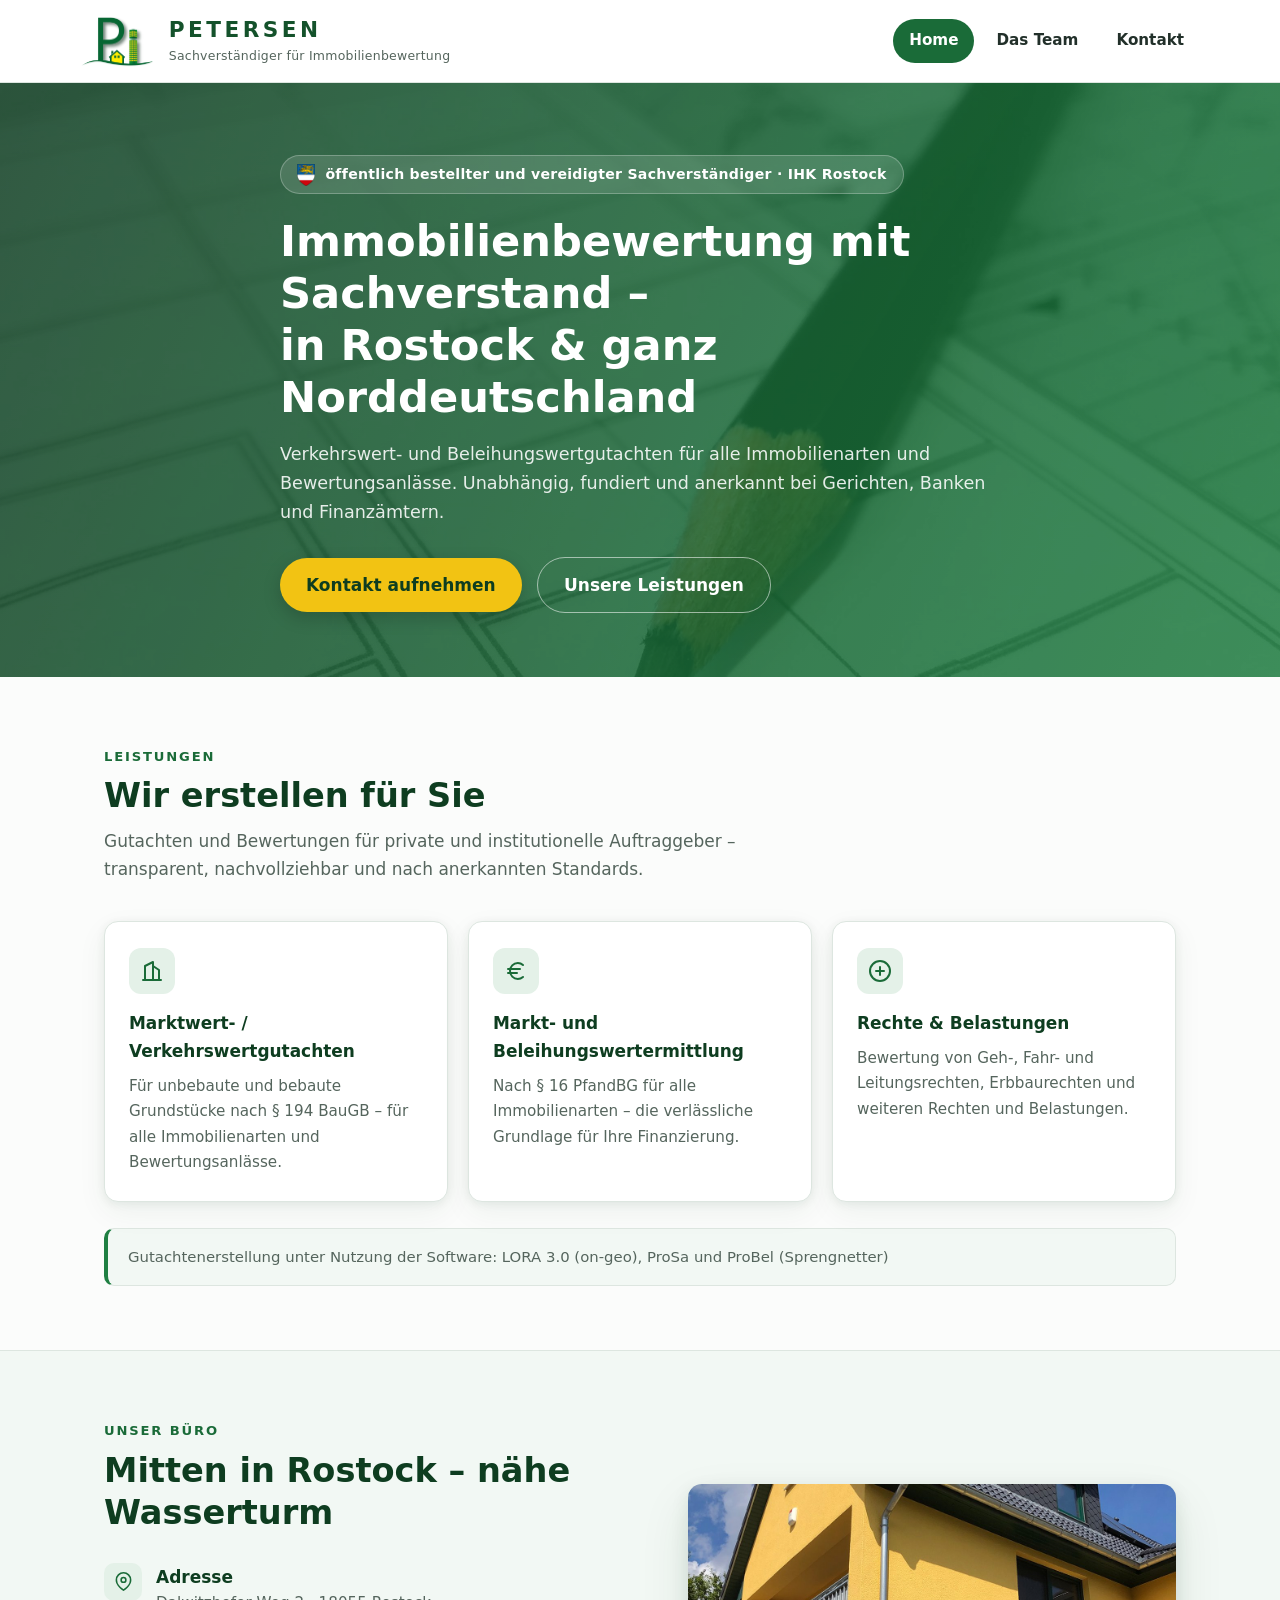
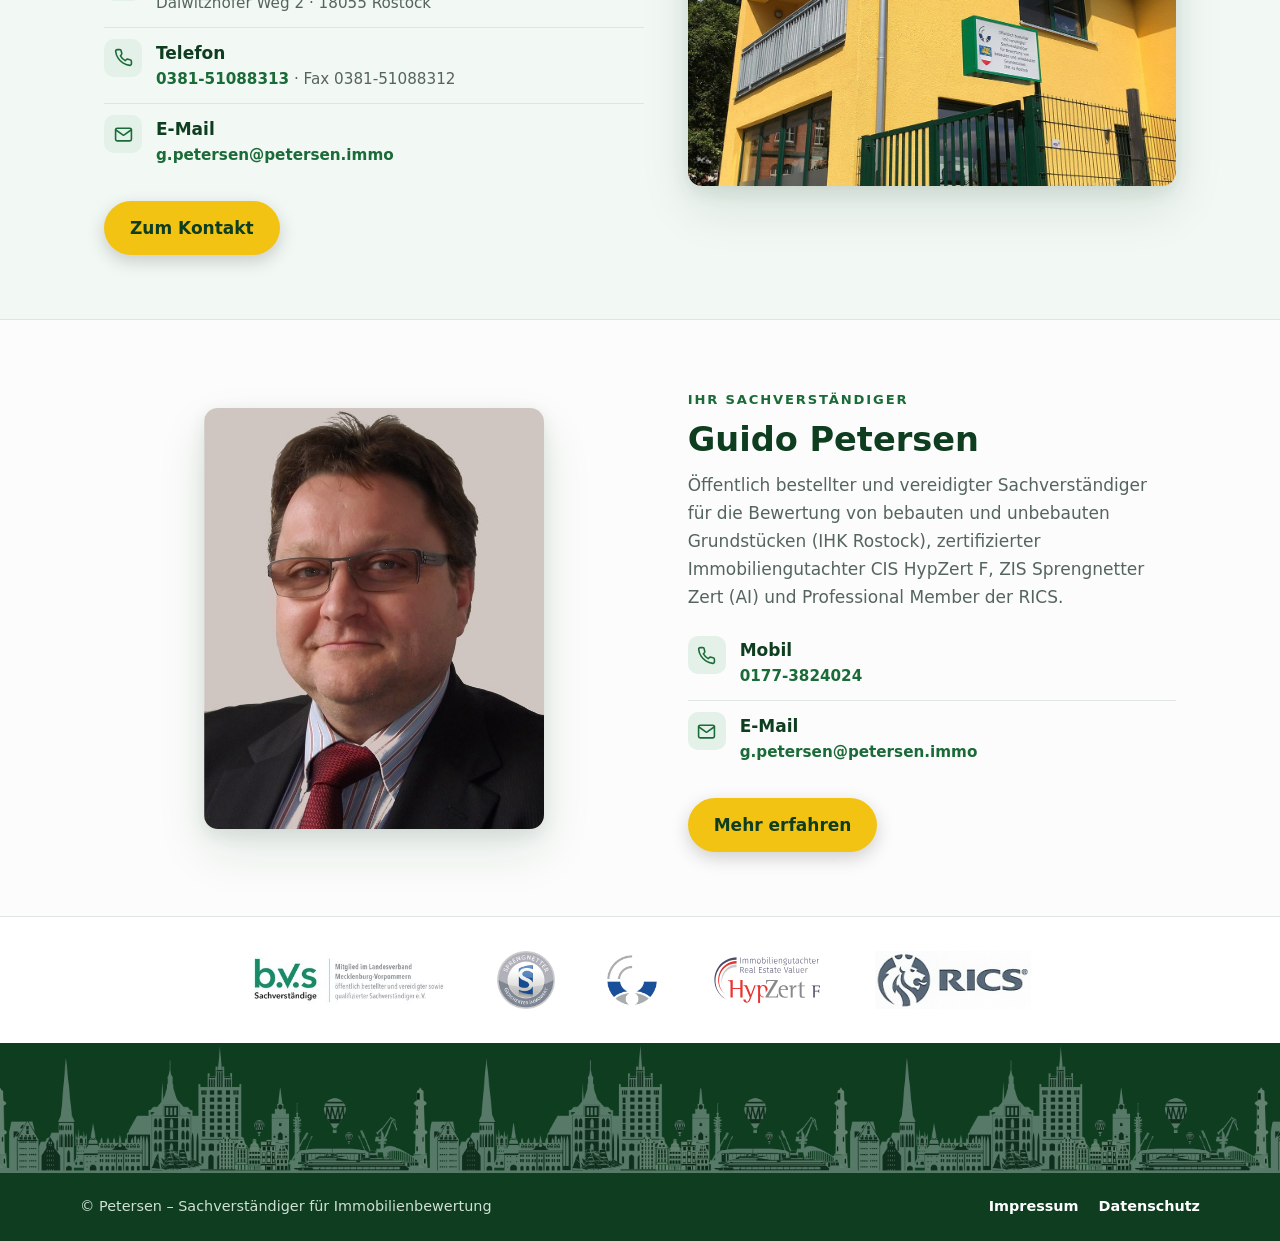
<file: index.html>
<!DOCTYPE html>
<html lang="de">
<head>
<meta charset="utf-8">
<meta name="viewport" content="width=device-width, initial-scale=1">
<title>Petersen – Sachverständiger für Immobilienbewertung in Rostock &amp; MV</title>
<meta name="description" content="Guido Petersen – öffentlich bestellter und vereidigter Sachverständiger (IHK Rostock). Verkehrswert- und Beleihungswertgutachten für alle Immobilienarten in Norddeutschland.">
<link rel="stylesheet" href="style.css">
<link rel="icon" type="image/png" href="assets/logo.png">
</head>
<body>

<header>
  <div class="wrap header-inner">
    <a class="brand" href="index.html">
      <img src="assets/logo.png" alt="Petersen Logo">
      <span class="brand-text">
        <span class="brand-name">PETERSEN</span><br>
        <span class="brand-sub">Sachverständiger für Immobilienbewertung</span>
      </span>
    </a>
    <button class="nav-toggle" aria-label="Menü" onclick="document.getElementById('nav').classList.toggle('open')">☰</button>
    <nav id="nav">
      <ul>
        <li><a href="index.html" class="active">Home</a></li>
        <li><a href="team.html">Das Team</a></li>
        <li><a href="kontakt.html">Kontakt</a></li>
      </ul>
    </nav>
  </div>
</header>

<div class="hero">
  <div class="wrap hero-inner">
    <span class="badge">
      <img src="assets/wappen-rostock.png" alt="Wappen Rostock">
      öffentlich bestellter und vereidigter Sachverständiger · IHK Rostock
    </span>
    <h1>Immobilienbewertung mit Sachverstand –<br>in Rostock &amp; ganz Norddeutschland</h1>
    <p class="lead">Verkehrswert- und Beleihungswertgutachten für alle Immobilienarten und Bewertungsanlässe. Unabhängig, fundiert und anerkannt bei Gerichten, Banken und Finanzämtern.</p>
    <a class="btn btn-primary" href="kontakt.html">Kontakt aufnehmen</a>
    <a class="btn btn-ghost" href="#leistungen">Unsere Leistungen</a>
  </div>
</div>

<section id="leistungen">
  <div class="wrap">
    <div class="section-head">
      <span class="kicker">Leistungen</span>
      <h2>Wir erstellen für Sie</h2>
      <p>Gutachten und Bewertungen für private und institutionelle Auftraggeber – transparent, nachvollziehbar und nach anerkannten Standards.</p>
    </div>
    <div class="cards">
      <div class="card">
        <div class="icon"><svg viewBox="0 0 24 24" fill="none" stroke="currentColor" stroke-width="2" stroke-linecap="round" stroke-linejoin="round"><path d="M3 21h18"/><path d="M5 21V7l8-4v18"/><path d="M19 21V11l-6-4"/></svg></div>
        <h3>Marktwert- / Verkehrswertgutachten</h3>
        <p>Für unbebaute und bebaute Grundstücke nach §&nbsp;194 BauGB – für alle Immobilienarten und Bewertungsanlässe.</p>
      </div>
      <div class="card">
        <div class="icon"><svg viewBox="0 0 24 24" fill="none" stroke="currentColor" stroke-width="2" stroke-linecap="round" stroke-linejoin="round"><path d="M4 10h12"/><path d="M4 14h9"/><path d="M19 6a7.7 7.7 0 0 0-5.2-2A7.9 7.9 0 0 0 6 12c0 4.4 3.5 8 7.8 8 2 0 3.8-.8 5.2-2"/></svg></div>
        <h3>Markt- und Beleihungswertermittlung</h3>
        <p>Nach §&nbsp;16 PfandBG für alle Immobilienarten – die verlässliche Grundlage für Ihre Finanzierung.</p>
      </div>
      <div class="card">
        <div class="icon"><svg viewBox="0 0 24 24" fill="none" stroke="currentColor" stroke-width="2" stroke-linecap="round" stroke-linejoin="round"><circle cx="12" cy="12" r="10"/><path d="M12 8v8"/><path d="M8 12h8"/></svg></div>
        <h3>Rechte &amp; Belastungen</h3>
        <p>Bewertung von Geh-, Fahr- und Leitungsrechten, Erbbaurechten und weiteren Rechten und Belastungen.</p>
      </div>
    </div>
    <p class="note">Gutachtenerstellung unter Nutzung der Software: LORA 3.0 (on-geo), ProSa und ProBel (Sprengnetter)</p>
  </div>
</section>

<section style="background:var(--green-50); border-top:1px solid var(--line); border-bottom:1px solid var(--line);">
  <div class="wrap split">
    <div>
      <span class="kicker">Unser Büro</span>
      <h2>Mitten in Rostock – nähe Wasserturm</h2>
      <ul class="info-list">
        <li>
          <span class="ic"><svg viewBox="0 0 24 24" fill="none" stroke="currentColor" stroke-width="2" stroke-linecap="round" stroke-linejoin="round"><path d="M21 10c0 7-9 13-9 13s-9-6-9-13a9 9 0 0 1 18 0z"/><circle cx="12" cy="10" r="3"/></svg></span>
          <div><b>Adresse</b><span>Dalwitzhofer Weg 2 · 18055 Rostock</span></div>
        </li>
        <li>
          <span class="ic"><svg viewBox="0 0 24 24" fill="none" stroke="currentColor" stroke-width="2" stroke-linecap="round" stroke-linejoin="round"><path d="M22 16.92v3a2 2 0 0 1-2.18 2 19.79 19.79 0 0 1-8.63-3.07 19.5 19.5 0 0 1-6-6 19.79 19.79 0 0 1-3.07-8.67A2 2 0 0 1 4.11 2h3a2 2 0 0 1 2 1.72c.12.9.34 1.78.65 2.63a2 2 0 0 1-.45 2.11L8.09 9.91a16 16 0 0 0 6 6l1.45-1.22a2 2 0 0 1 2.11-.45c.85.31 1.73.53 2.63.65A2 2 0 0 1 22 16.92z"/></svg></span>
          <div><b>Telefon</b><span><a href="tel:+4938151088313">0381-51088313</a> · Fax 0381-51088312</span></div>
        </li>
        <li>
          <span class="ic"><svg viewBox="0 0 24 24" fill="none" stroke="currentColor" stroke-width="2" stroke-linecap="round" stroke-linejoin="round"><path d="M4 4h16c1.1 0 2 .9 2 2v12c0 1.1-.9 2-2 2H4c-1.1 0-2-.9-2-2V6c0-1.1.9-2 2-2z"/><polyline points="22,6 12,13 2,6"/></svg></span>
          <div><b>E-Mail</b><span><a href="mailto:g.petersen@petersen.immo">g.petersen@petersen.immo</a></span></div>
        </li>
      </ul>
      <p style="margin-top:22px;"><a class="btn btn-primary" href="kontakt.html">Zum Kontakt</a></p>
    </div>
    <div class="photo"><img src="assets/buero.jpg" alt="Bürogebäude Dalwitzhofer Weg 2, Rostock"></div>
  </div>
</section>

<section>
  <div class="wrap split">
    <div class="photo" style="max-width:340px; width:100%; margin:0 auto;"><img src="assets/guido-petersen.jpg" alt="Guido Petersen"></div>
    <div>
      <span class="kicker">Ihr Sachverständiger</span>
      <h2>Guido Petersen</h2>
      <p style="color:var(--ink-soft); margin-top:10px;">Öffentlich bestellter und vereidigter Sachverständiger für die Bewertung von bebauten und unbebauten Grundstücken (IHK Rostock), zertifizierter Immobiliengutachter CIS HypZert F, ZIS Sprengnetter Zert (AI) und Professional Member der RICS.</p>
      <ul class="info-list" style="margin-top:14px;">
        <li>
          <span class="ic"><svg viewBox="0 0 24 24" fill="none" stroke="currentColor" stroke-width="2" stroke-linecap="round" stroke-linejoin="round"><path d="M22 16.92v3a2 2 0 0 1-2.18 2 19.79 19.79 0 0 1-8.63-3.07 19.5 19.5 0 0 1-6-6 19.79 19.79 0 0 1-3.07-8.67A2 2 0 0 1 4.11 2h3a2 2 0 0 1 2 1.72c.12.9.34 1.78.65 2.63a2 2 0 0 1-.45 2.11L8.09 9.91a16 16 0 0 0 6 6l1.45-1.22a2 2 0 0 1 2.11-.45c.85.31 1.73.53 2.63.65A2 2 0 0 1 22 16.92z"/></svg></span>
          <div><b>Mobil</b><span><a href="tel:+491773824024">0177-3824024</a></span></div>
        </li>
        <li>
          <span class="ic"><svg viewBox="0 0 24 24" fill="none" stroke="currentColor" stroke-width="2" stroke-linecap="round" stroke-linejoin="round"><path d="M4 4h16c1.1 0 2 .9 2 2v12c0 1.1-.9 2-2 2H4c-1.1 0-2-.9-2-2V6c0-1.1.9-2 2-2z"/><polyline points="22,6 12,13 2,6"/></svg></span>
          <div><b>E-Mail</b><span><a href="mailto:g.petersen@petersen.immo">g.petersen@petersen.immo</a></span></div>
        </li>
      </ul>
      <p style="margin-top:22px;"><a class="btn btn-primary" href="team.html">Mehr erfahren</a></p>
    </div>
  </div>
</section>

<div class="seals">
  <div class="wrap row">
    <img src="assets/logo-bvs.jpg" alt="b.v.s Sachverständige – Mitglied im Landesverband Mecklenburg-Vorpommern">
    <img src="assets/siegel-sprengnetter.png" alt="Sprengnetter – Gesicherter Immowert">
    <img src="assets/siegel-oebuv.png" alt="Siegel öffentlich bestellter und vereidigter Sachverständiger">
    <img src="assets/logo-hypzert-f.svg" alt="Immobiliengutachter HypZert F">
    <img src="assets/logo-rics.png" alt="RICS – Royal Institution of Chartered Surveyors">
  </div>
</div>

<footer>
  <div class="footer-sky" aria-hidden="true"></div>
  <div class="wrap footer-inner">
    <span>© Petersen – Sachverständiger für Immobilienbewertung</span>
    <span class="footer-links">
      <a href="impressum.html">Impressum</a>
      <a href="datenschutz.html">Datenschutz</a>
    </span>
  </div>
</footer>

</body>
</html>
</file>
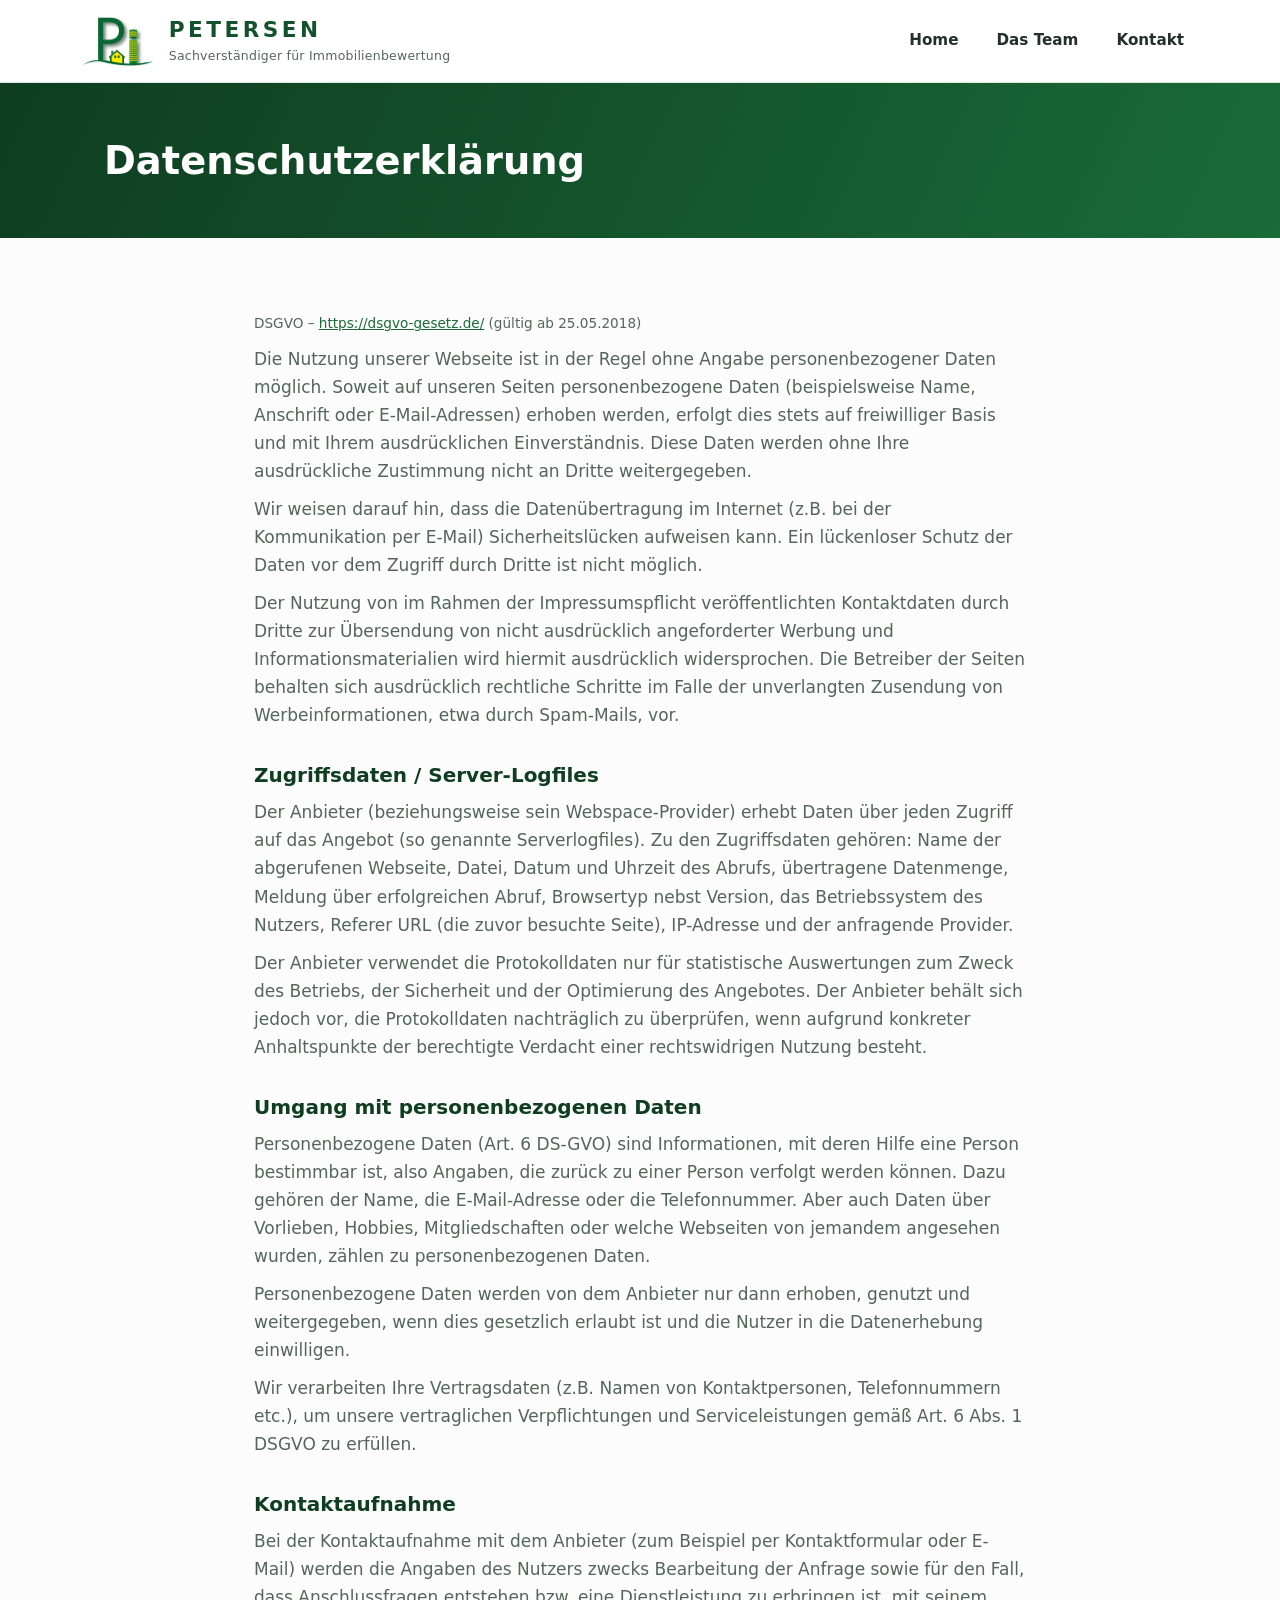
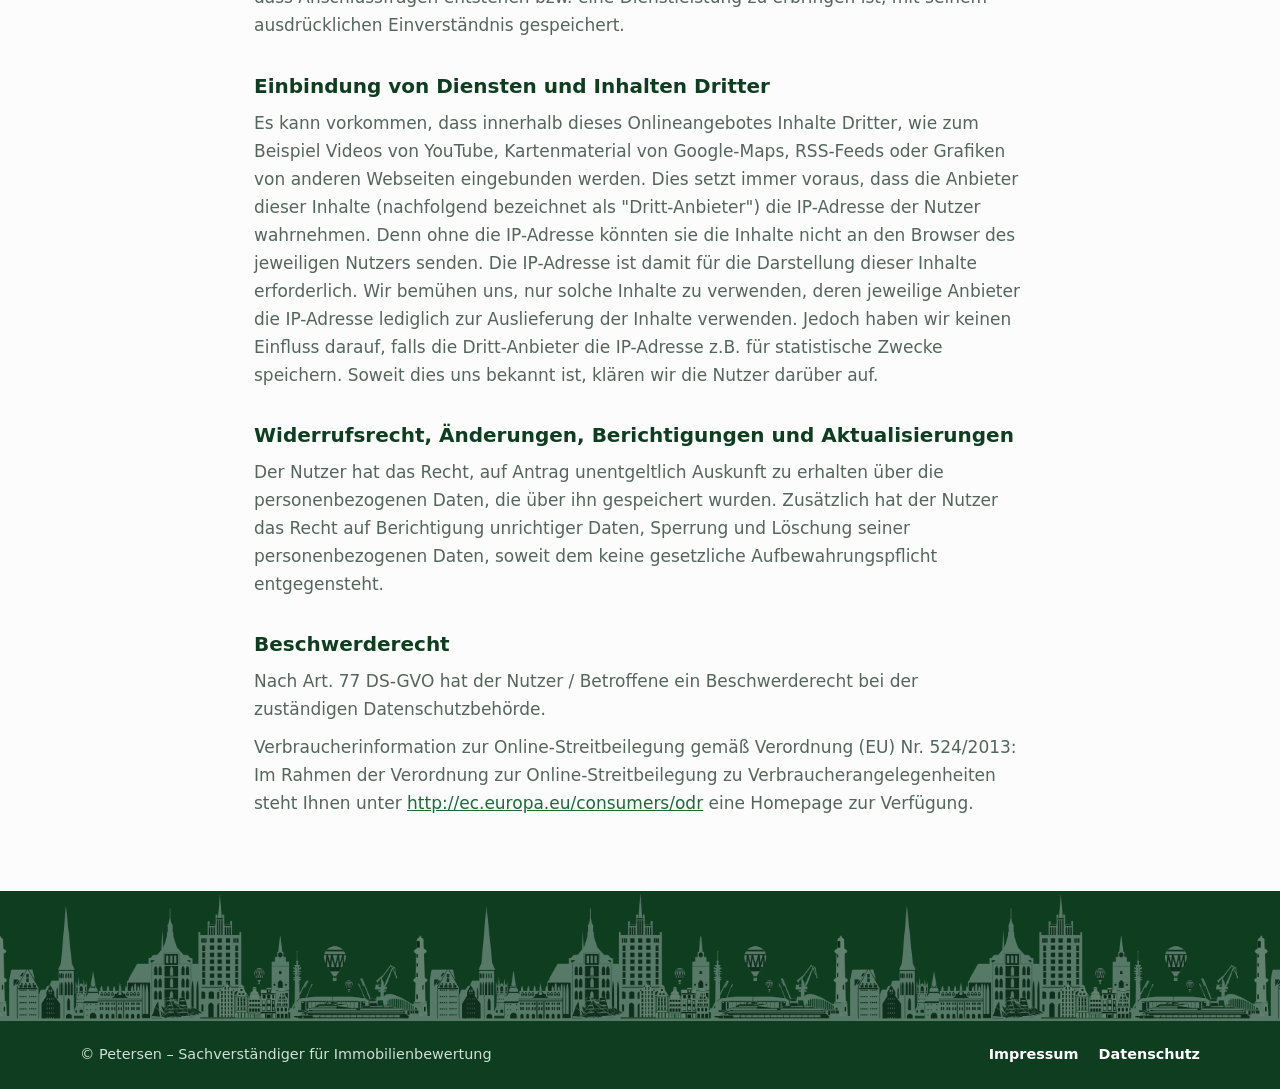
<file: datenschutz.html>
<!DOCTYPE html>
<html lang="de">
<head>
<meta charset="utf-8">
<meta name="viewport" content="width=device-width, initial-scale=1">
<title>Datenschutz – Petersen Immobilienbewertung</title>
<meta name="robots" content="noindex">
<link rel="stylesheet" href="style.css">
<link rel="icon" type="image/png" href="assets/logo.png">
</head>
<body>

<header>
  <div class="wrap header-inner">
    <a class="brand" href="index.html">
      <img src="assets/logo.png" alt="Petersen Logo">
      <span class="brand-text">
        <span class="brand-name">PETERSEN</span><br>
        <span class="brand-sub">Sachverständiger für Immobilienbewertung</span>
      </span>
    </a>
    <button class="nav-toggle" aria-label="Menü" onclick="document.getElementById('nav').classList.toggle('open')">☰</button>
    <nav id="nav">
      <ul>
        <li><a href="index.html">Home</a></li>
        <li><a href="team.html">Das Team</a></li>
        <li><a href="kontakt.html">Kontakt</a></li>
      </ul>
    </nav>
  </div>
</header>

<div class="page-hero">
  <div class="wrap"><h1>Datenschutzerklärung</h1></div>
</div>

<section>
  <div class="wrap legal">
    <p class="updated">DSGVO – <a href="https://dsgvo-gesetz.de/" target="_blank" rel="noopener">https://dsgvo-gesetz.de/</a> (gültig ab 25.05.2018)</p>

    <p>Die Nutzung unserer Webseite ist in der Regel ohne Angabe personenbezogener Daten möglich. Soweit auf unseren Seiten personenbezogene Daten (beispielsweise Name, Anschrift oder E-Mail-Adressen) erhoben werden, erfolgt dies stets auf freiwilliger Basis und mit Ihrem ausdrücklichen Einverständnis. Diese Daten werden ohne Ihre ausdrückliche Zustimmung nicht an Dritte weitergegeben.</p>
    <p>Wir weisen darauf hin, dass die Datenübertragung im Internet (z.B. bei der Kommunikation per E-Mail) Sicherheitslücken aufweisen kann. Ein lückenloser Schutz der Daten vor dem Zugriff durch Dritte ist nicht möglich.</p>
    <p>Der Nutzung von im Rahmen der Impressumspflicht veröffentlichten Kontaktdaten durch Dritte zur Übersendung von nicht ausdrücklich angeforderter Werbung und Informationsmaterialien wird hiermit ausdrücklich widersprochen. Die Betreiber der Seiten behalten sich ausdrücklich rechtliche Schritte im Falle der unverlangten Zusendung von Werbeinformationen, etwa durch Spam-Mails, vor.</p>

    <h2>Zugriffsdaten / Server-Logfiles</h2>
    <p>Der Anbieter (beziehungsweise sein Webspace-Provider) erhebt Daten über jeden Zugriff auf das Angebot (so genannte Serverlogfiles). Zu den Zugriffsdaten gehören: Name der abgerufenen Webseite, Datei, Datum und Uhrzeit des Abrufs, übertragene Datenmenge, Meldung über erfolgreichen Abruf, Browsertyp nebst Version, das Betriebssystem des Nutzers, Referer URL (die zuvor besuchte Seite), IP-Adresse und der anfragende Provider.</p>
    <p>Der Anbieter verwendet die Protokolldaten nur für statistische Auswertungen zum Zweck des Betriebs, der Sicherheit und der Optimierung des Angebotes. Der Anbieter behält sich jedoch vor, die Protokolldaten nachträglich zu überprüfen, wenn aufgrund konkreter Anhaltspunkte der berechtigte Verdacht einer rechtswidrigen Nutzung besteht.</p>

    <h2>Umgang mit personenbezogenen Daten</h2>
    <p>Personenbezogene Daten (Art. 6 DS-GVO) sind Informationen, mit deren Hilfe eine Person bestimmbar ist, also Angaben, die zurück zu einer Person verfolgt werden können. Dazu gehören der Name, die E-Mail-Adresse oder die Telefonnummer. Aber auch Daten über Vorlieben, Hobbies, Mitgliedschaften oder welche Webseiten von jemandem angesehen wurden, zählen zu personenbezogenen Daten.</p>
    <p>Personenbezogene Daten werden von dem Anbieter nur dann erhoben, genutzt und weitergegeben, wenn dies gesetzlich erlaubt ist und die Nutzer in die Datenerhebung einwilligen.</p>
    <p>Wir verarbeiten Ihre Vertragsdaten (z.B. Namen von Kontaktpersonen, Telefonnummern etc.), um unsere vertraglichen Verpflichtungen und Serviceleistungen gemäß Art. 6 Abs. 1 DSGVO zu erfüllen.</p>

    <h2>Kontaktaufnahme</h2>
    <p>Bei der Kontaktaufnahme mit dem Anbieter (zum Beispiel per Kontaktformular oder E-Mail) werden die Angaben des Nutzers zwecks Bearbeitung der Anfrage sowie für den Fall, dass Anschlussfragen entstehen bzw. eine Dienstleistung zu erbringen ist, mit seinem ausdrücklichen Einverständnis gespeichert.</p>

    <h2>Einbindung von Diensten und Inhalten Dritter</h2>
    <p>Es kann vorkommen, dass innerhalb dieses Onlineangebotes Inhalte Dritter, wie zum Beispiel Videos von YouTube, Kartenmaterial von Google-Maps, RSS-Feeds oder Grafiken von anderen Webseiten eingebunden werden. Dies setzt immer voraus, dass die Anbieter dieser Inhalte (nachfolgend bezeichnet als "Dritt-Anbieter") die IP-Adresse der Nutzer wahrnehmen. Denn ohne die IP-Adresse könnten sie die Inhalte nicht an den Browser des jeweiligen Nutzers senden. Die IP-Adresse ist damit für die Darstellung dieser Inhalte erforderlich. Wir bemühen uns, nur solche Inhalte zu verwenden, deren jeweilige Anbieter die IP-Adresse lediglich zur Auslieferung der Inhalte verwenden. Jedoch haben wir keinen Einfluss darauf, falls die Dritt-Anbieter die IP-Adresse z.B. für statistische Zwecke speichern. Soweit dies uns bekannt ist, klären wir die Nutzer darüber auf.</p>

    <h2>Widerrufsrecht, Änderungen, Berichtigungen und Aktualisierungen</h2>
    <p>Der Nutzer hat das Recht, auf Antrag unentgeltlich Auskunft zu erhalten über die personenbezogenen Daten, die über ihn gespeichert wurden. Zusätzlich hat der Nutzer das Recht auf Berichtigung unrichtiger Daten, Sperrung und Löschung seiner personenbezogenen Daten, soweit dem keine gesetzliche Aufbewahrungspflicht entgegensteht.</p>

    <h2>Beschwerderecht</h2>
    <p>Nach Art. 77 DS-GVO hat der Nutzer / Betroffene ein Beschwerderecht bei der zuständigen Datenschutzbehörde.</p>
    <p>Verbraucherinformation zur Online-Streitbeilegung gemäß Verordnung (EU) Nr. 524/2013: Im Rahmen der Verordnung zur Online-Streitbeilegung zu Verbraucherangelegenheiten steht Ihnen unter <a href="http://ec.europa.eu/consumers/odr" target="_blank" rel="noopener">http://ec.europa.eu/consumers/odr</a> eine Homepage zur Verfügung.</p>
  </div>
</section>

<footer>
  <div class="footer-sky" aria-hidden="true"></div>
  <div class="wrap footer-inner">
    <span>© Petersen – Sachverständiger für Immobilienbewertung</span>
    <span class="footer-links">
      <a href="impressum.html">Impressum</a>
      <a href="datenschutz.html">Datenschutz</a>
    </span>
  </div>
</footer>

</body>
</html>
</file>
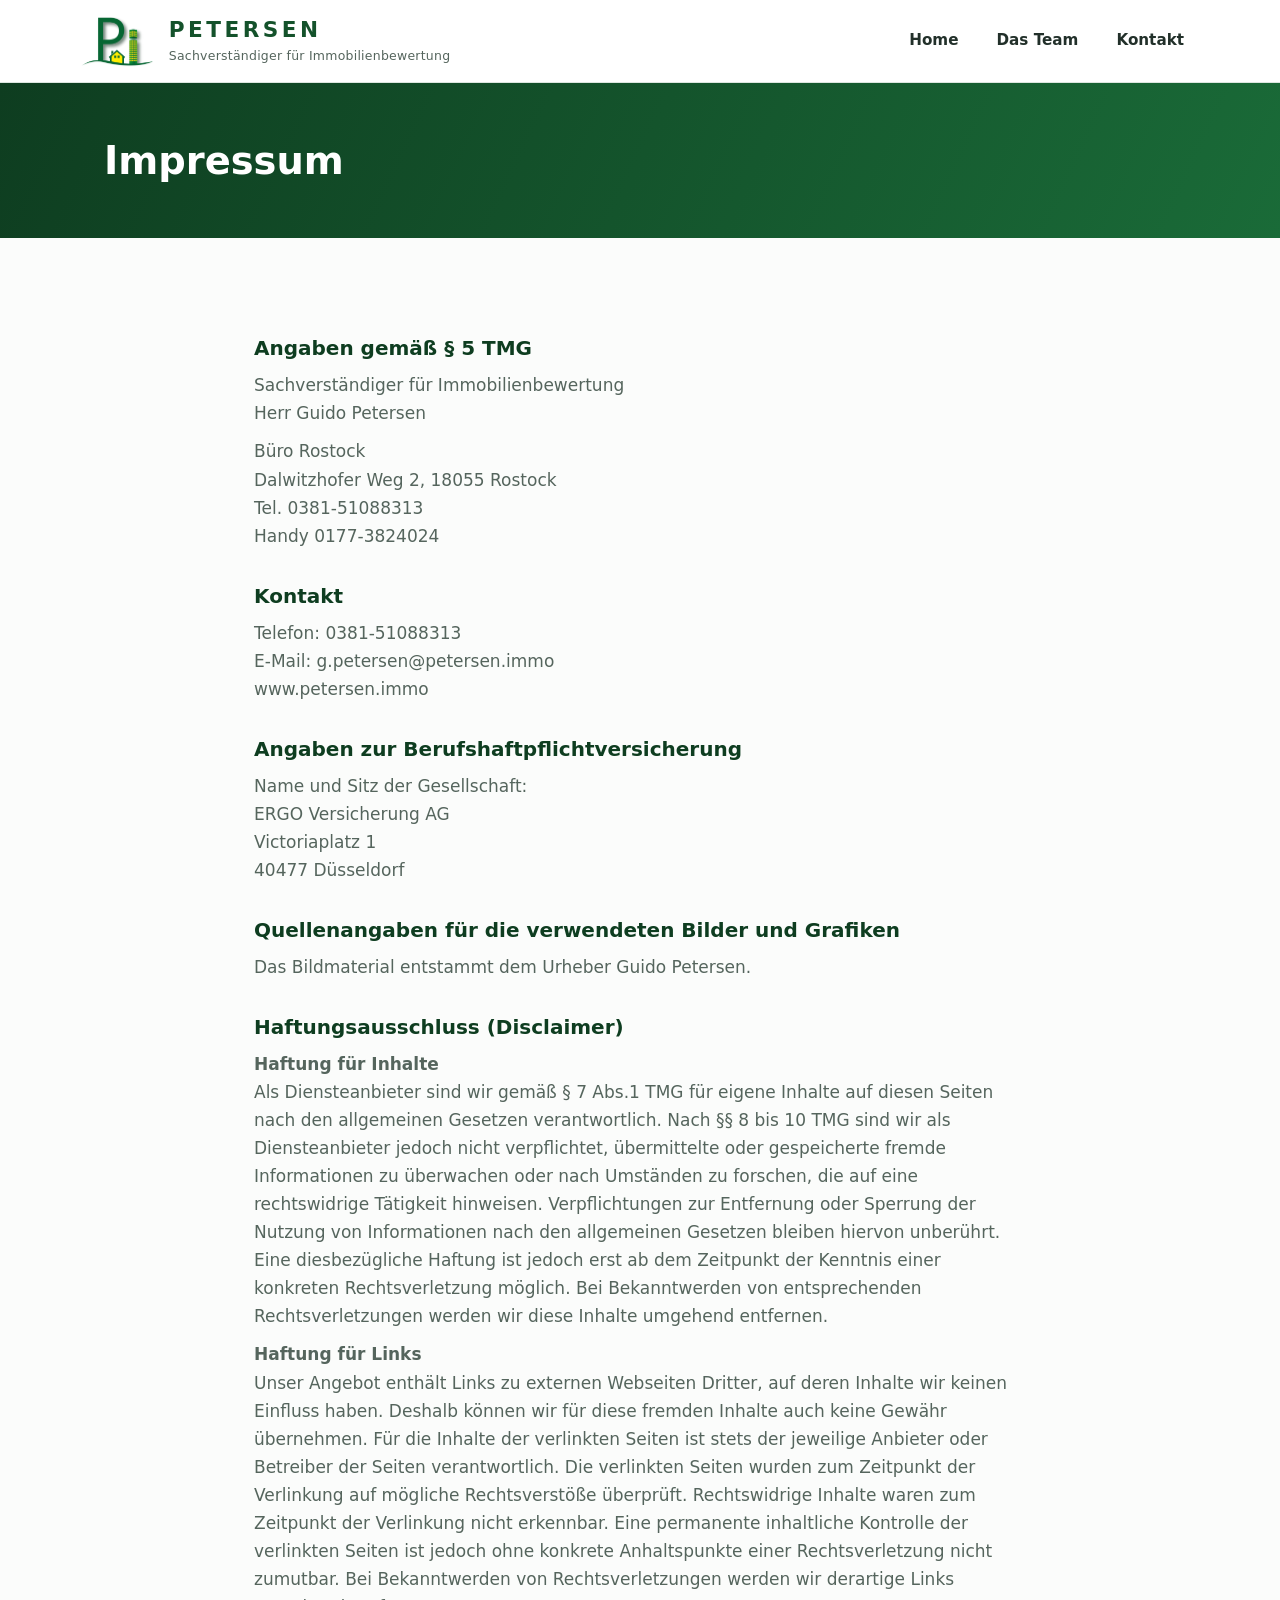
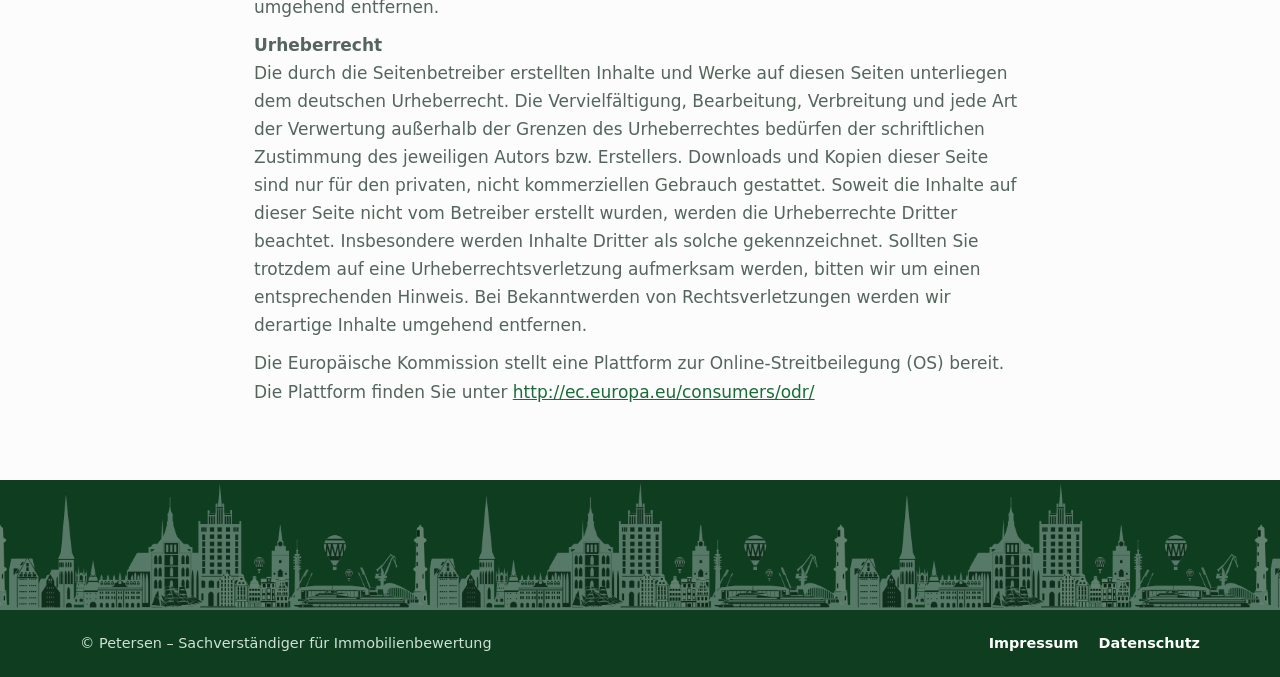
<file: impressum.html>
<!DOCTYPE html>
<html lang="de">
<head>
<meta charset="utf-8">
<meta name="viewport" content="width=device-width, initial-scale=1">
<title>Impressum – Petersen Immobilienbewertung</title>
<meta name="robots" content="noindex">
<link rel="stylesheet" href="style.css">
<link rel="icon" type="image/png" href="assets/logo.png">
</head>
<body>

<header>
  <div class="wrap header-inner">
    <a class="brand" href="index.html">
      <img src="assets/logo.png" alt="Petersen Logo">
      <span class="brand-text">
        <span class="brand-name">PETERSEN</span><br>
        <span class="brand-sub">Sachverständiger für Immobilienbewertung</span>
      </span>
    </a>
    <button class="nav-toggle" aria-label="Menü" onclick="document.getElementById('nav').classList.toggle('open')">☰</button>
    <nav id="nav">
      <ul>
        <li><a href="index.html">Home</a></li>
        <li><a href="team.html">Das Team</a></li>
        <li><a href="kontakt.html">Kontakt</a></li>
      </ul>
    </nav>
  </div>
</header>

<div class="page-hero">
  <div class="wrap"><h1>Impressum</h1></div>
</div>

<section>
  <div class="wrap legal">
    <h2>Angaben gemäß § 5 TMG</h2>
    <p>Sachverständiger für Immobilienbewertung<br>
    Herr Guido Petersen</p>
    <p>Büro Rostock<br>
    Dalwitzhofer Weg 2, 18055 Rostock<br>
    Tel. 0381-51088313<br>
    Handy 0177-3824024</p>

    <h2>Kontakt</h2>
    <p>Telefon: 0381-51088313<br>
    E-Mail: g.petersen@petersen.immo<br>
    www.petersen.immo</p>

    <h2>Angaben zur Berufshaftpflichtversicherung</h2>
    <p>Name und Sitz der Gesellschaft:<br>
    ERGO Versicherung AG<br>
    Victoriaplatz 1<br>
    40477 Düsseldorf</p>

    <h2>Quellenangaben für die verwendeten Bilder und Grafiken</h2>
    <p>Das Bildmaterial entstammt dem Urheber Guido Petersen.</p>

    <h2>Haftungsausschluss (Disclaimer)</h2>
    <p><b>Haftung für Inhalte</b><br>
    Als Diensteanbieter sind wir gemäß § 7 Abs.1 TMG für eigene Inhalte auf diesen Seiten nach den allgemeinen Gesetzen verantwortlich. Nach §§ 8 bis 10 TMG sind wir als Diensteanbieter jedoch nicht verpflichtet, übermittelte oder gespeicherte fremde Informationen zu überwachen oder nach Umständen zu forschen, die auf eine rechtswidrige Tätigkeit hinweisen. Verpflichtungen zur Entfernung oder Sperrung der Nutzung von Informationen nach den allgemeinen Gesetzen bleiben hiervon unberührt. Eine diesbezügliche Haftung ist jedoch erst ab dem Zeitpunkt der Kenntnis einer konkreten Rechtsverletzung möglich. Bei Bekanntwerden von entsprechenden Rechtsverletzungen werden wir diese Inhalte umgehend entfernen.</p>
    <p><b>Haftung für Links</b><br>
    Unser Angebot enthält Links zu externen Webseiten Dritter, auf deren Inhalte wir keinen Einfluss haben. Deshalb können wir für diese fremden Inhalte auch keine Gewähr übernehmen. Für die Inhalte der verlinkten Seiten ist stets der jeweilige Anbieter oder Betreiber der Seiten verantwortlich. Die verlinkten Seiten wurden zum Zeitpunkt der Verlinkung auf mögliche Rechtsverstöße überprüft. Rechtswidrige Inhalte waren zum Zeitpunkt der Verlinkung nicht erkennbar. Eine permanente inhaltliche Kontrolle der verlinkten Seiten ist jedoch ohne konkrete Anhaltspunkte einer Rechtsverletzung nicht zumutbar. Bei Bekanntwerden von Rechtsverletzungen werden wir derartige Links umgehend entfernen.</p>
    <p><b>Urheberrecht</b><br>
    Die durch die Seitenbetreiber erstellten Inhalte und Werke auf diesen Seiten unterliegen dem deutschen Urheberrecht. Die Vervielfältigung, Bearbeitung, Verbreitung und jede Art der Verwertung außerhalb der Grenzen des Urheberrechtes bedürfen der schriftlichen Zustimmung des jeweiligen Autors bzw. Erstellers. Downloads und Kopien dieser Seite sind nur für den privaten, nicht kommerziellen Gebrauch gestattet. Soweit die Inhalte auf dieser Seite nicht vom Betreiber erstellt wurden, werden die Urheberrechte Dritter beachtet. Insbesondere werden Inhalte Dritter als solche gekennzeichnet. Sollten Sie trotzdem auf eine Urheberrechtsverletzung aufmerksam werden, bitten wir um einen entsprechenden Hinweis. Bei Bekanntwerden von Rechtsverletzungen werden wir derartige Inhalte umgehend entfernen.</p>
    <p>Die Europäische Kommission stellt eine Plattform zur Online-Streitbeilegung (OS) bereit.<br>
    Die Plattform finden Sie unter <a href="http://ec.europa.eu/consumers/odr/" target="_blank" rel="noopener">http://ec.europa.eu/consumers/odr/</a></p>
  </div>
</section>

<footer>
  <div class="footer-sky" aria-hidden="true"></div>
  <div class="wrap footer-inner">
    <span>© Petersen – Sachverständiger für Immobilienbewertung</span>
    <span class="footer-links">
      <a href="impressum.html">Impressum</a>
      <a href="datenschutz.html">Datenschutz</a>
    </span>
  </div>
</footer>

</body>
</html>
</file>
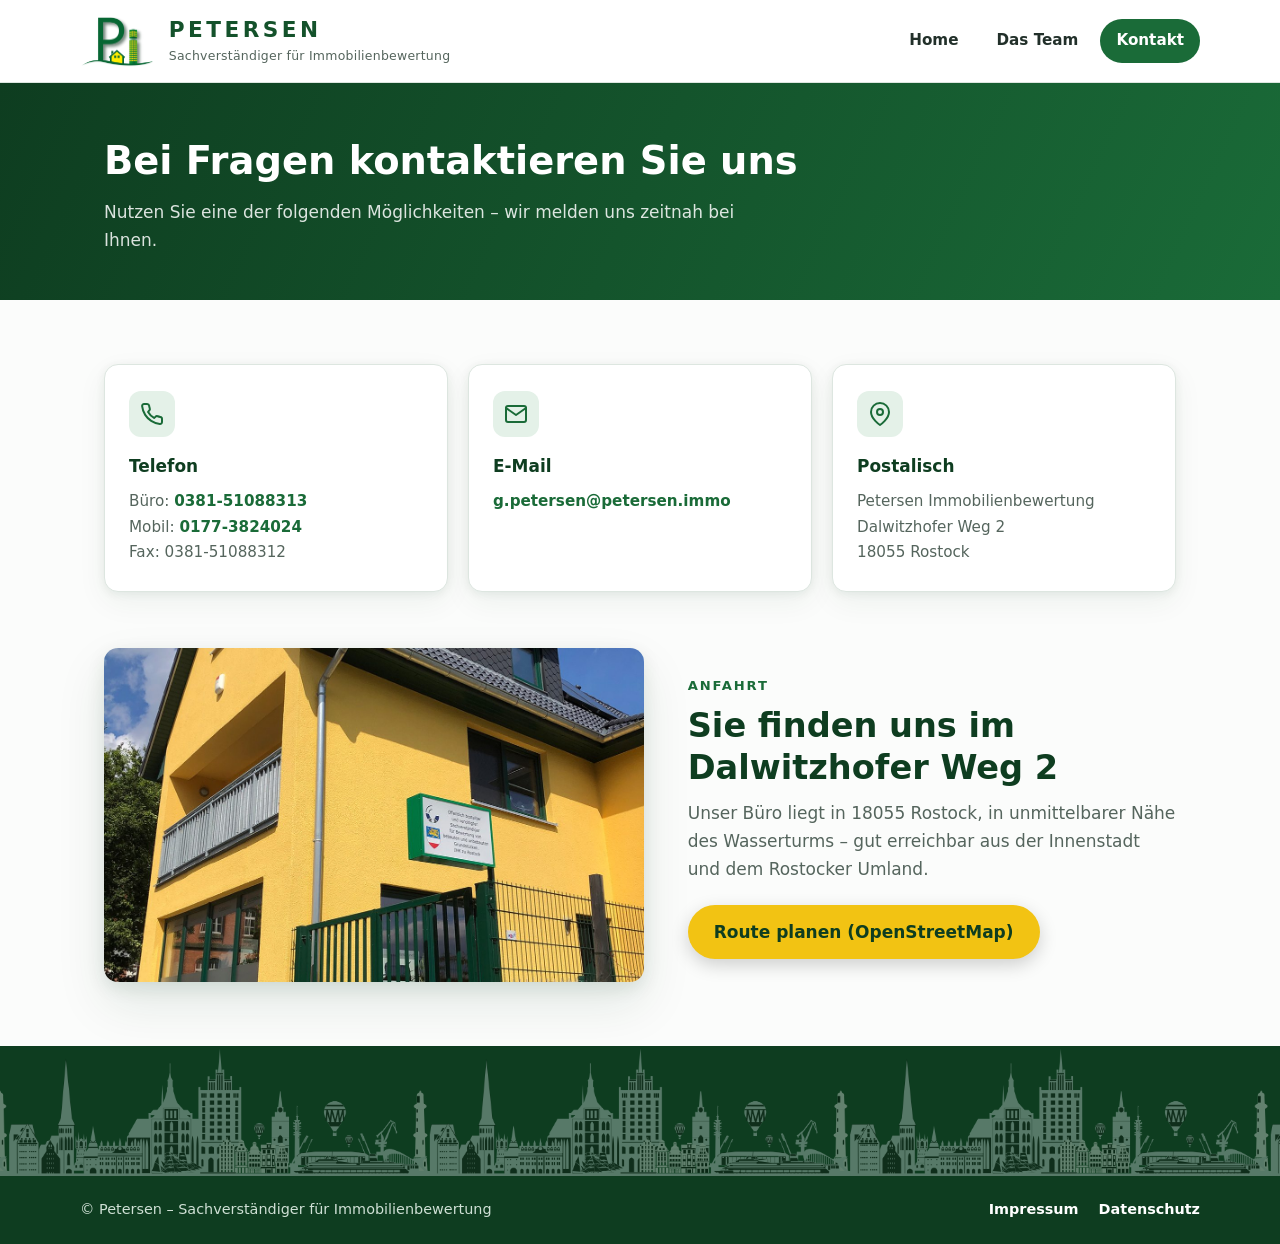
<file: kontakt.html>
<!DOCTYPE html>
<html lang="de">
<head>
<meta charset="utf-8">
<meta name="viewport" content="width=device-width, initial-scale=1">
<title>Kontakt – Petersen Immobilienbewertung</title>
<meta name="description" content="Kontaktieren Sie Petersen Immobilienbewertung in Rostock – telefonisch, per E-Mail oder postalisch.">
<link rel="stylesheet" href="style.css">
<link rel="icon" type="image/png" href="assets/logo.png">
</head>
<body>

<header>
  <div class="wrap header-inner">
    <a class="brand" href="index.html">
      <img src="assets/logo.png" alt="Petersen Logo">
      <span class="brand-text">
        <span class="brand-name">PETERSEN</span><br>
        <span class="brand-sub">Sachverständiger für Immobilienbewertung</span>
      </span>
    </a>
    <button class="nav-toggle" aria-label="Menü" onclick="document.getElementById('nav').classList.toggle('open')">☰</button>
    <nav id="nav">
      <ul>
        <li><a href="index.html">Home</a></li>
        <li><a href="team.html">Das Team</a></li>
        <li><a href="kontakt.html" class="active">Kontakt</a></li>
      </ul>
    </nav>
  </div>
</header>

<div class="page-hero">
  <div class="wrap">
    <h1>Bei Fragen kontaktieren Sie uns</h1>
    <p>Nutzen Sie eine der folgenden Möglichkeiten – wir melden uns zeitnah bei Ihnen.</p>
  </div>
</div>

<section>
  <div class="wrap">
    <div class="contact-grid">
      <div class="card">
        <div class="icon"><svg viewBox="0 0 24 24" fill="none" stroke="currentColor" stroke-width="2" stroke-linecap="round" stroke-linejoin="round"><path d="M22 16.92v3a2 2 0 0 1-2.18 2 19.79 19.79 0 0 1-8.63-3.07 19.5 19.5 0 0 1-6-6 19.79 19.79 0 0 1-3.07-8.67A2 2 0 0 1 4.11 2h3a2 2 0 0 1 2 1.72c.12.9.34 1.78.65 2.63a2 2 0 0 1-.45 2.11L8.09 9.91a16 16 0 0 0 6 6l1.45-1.22a2 2 0 0 1 2.11-.45c.85.31 1.73.53 2.63.65A2 2 0 0 1 22 16.92z"/></svg></div>
        <h3>Telefon</h3>
        <p>Büro: <a href="tel:+4938151088313">0381-51088313</a><br>
        Mobil: <a href="tel:+491773824024">0177-3824024</a><br>
        Fax: 0381-51088312</p>
      </div>
      <div class="card">
        <div class="icon"><svg viewBox="0 0 24 24" fill="none" stroke="currentColor" stroke-width="2" stroke-linecap="round" stroke-linejoin="round"><path d="M4 4h16c1.1 0 2 .9 2 2v12c0 1.1-.9 2-2 2H4c-1.1 0-2-.9-2-2V6c0-1.1.9-2 2-2z"/><polyline points="22,6 12,13 2,6"/></svg></div>
        <h3>E-Mail</h3>
        <p><a href="mailto:g.petersen@petersen.immo">g.petersen@petersen.immo</a></p>
      </div>
      <div class="card">
        <div class="icon"><svg viewBox="0 0 24 24" fill="none" stroke="currentColor" stroke-width="2" stroke-linecap="round" stroke-linejoin="round"><path d="M21 10c0 7-9 13-9 13s-9-6-9-13a9 9 0 0 1 18 0z"/><circle cx="12" cy="10" r="3"/></svg></div>
        <h3>Postalisch</h3>
        <p>Petersen Immobilienbewertung<br>
        Dalwitzhofer Weg 2<br>
        18055 Rostock</p>
      </div>
    </div>

    <div class="split" style="margin-top:56px;">
      <div class="photo"><img src="assets/buero.jpg" alt="Bürogebäude Dalwitzhofer Weg 2, Rostock"></div>
      <div>
        <span class="kicker">Anfahrt</span>
        <h2>Sie finden uns im Dalwitzhofer Weg 2</h2>
        <p style="color:var(--ink-soft); margin-top:10px;">Unser Büro liegt in 18055 Rostock, in unmittelbarer Nähe des Wasserturms – gut erreichbar aus der Innenstadt und dem Rostocker Umland.</p>
        <p style="margin-top:22px;"><a class="btn btn-primary" href="https://www.openstreetmap.org/search?query=Dalwitzhofer%20Weg%202%2C%2018055%20Rostock" target="_blank" rel="noopener">Route planen (OpenStreetMap)</a></p>
      </div>
    </div>
  </div>
</section>

<footer>
  <div class="footer-sky" aria-hidden="true"></div>
  <div class="wrap footer-inner">
    <span>© Petersen – Sachverständiger für Immobilienbewertung</span>
    <span class="footer-links">
      <a href="impressum.html">Impressum</a>
      <a href="datenschutz.html">Datenschutz</a>
    </span>
  </div>
</footer>

</body>
</html>
</file>
<file: style.css>
/* ============================================================
   Petersen – Sachverständiger für Immobilienbewertung
   ============================================================ */

:root {
  --green-900: #0e3d20;
  --green-800: #14522b;
  --green-700: #1a6b38;
  --green-600: #1f7f42;
  --green-100: #e4f1e8;
  --green-50:  #f2f8f4;
  --yellow:    #f2c313;
  --ink:       #22302a;
  --ink-soft:  #55655d;
  --line:      #dde6e0;
  --bg:        #fbfcfb;
  --white:     #ffffff;
  --radius:    14px;
  --shadow:    0 2px 10px rgba(14, 61, 32, .07), 0 10px 30px rgba(14, 61, 32, .06);
  --shadow-lg: 0 6px 18px rgba(14, 61, 32, .10), 0 22px 50px rgba(14, 61, 32, .10);
}

* { margin: 0; padding: 0; box-sizing: border-box; }

html { scroll-behavior: smooth; }

body {
  font-family: "Segoe UI", system-ui, -apple-system, "Helvetica Neue", Arial, sans-serif;
  color: var(--ink);
  background: var(--bg);
  line-height: 1.65;
  font-size: 17px;
}

img { max-width: 100%; display: block; }

a { color: var(--green-700); }

.wrap { max-width: 1120px; margin: 0 auto; padding: 0 24px; }

/* ---------- Header ---------- */
header {
  position: sticky;
  top: 0;
  z-index: 50;
  background: rgba(255, 255, 255, .92);
  backdrop-filter: blur(10px);
  border-bottom: 1px solid var(--line);
}

.header-inner {
  display: flex;
  align-items: center;
  justify-content: space-between;
  gap: 24px;
  padding: 14px 0;
}

.brand {
  display: flex;
  align-items: center;
  gap: 14px;
  text-decoration: none;
  color: var(--ink);
}

.brand img { height: 54px; width: auto; }

.brand .brand-text { line-height: 1.25; }

.brand .brand-name {
  font-size: 1.35rem;
  font-weight: 800;
  letter-spacing: .16em;
  color: var(--green-800);
}

.brand .brand-sub {
  font-size: .78rem;
  color: var(--ink-soft);
  letter-spacing: .02em;
}

nav ul {
  display: flex;
  gap: 6px;
  list-style: none;
}

nav a {
  display: block;
  padding: 9px 16px;
  border-radius: 999px;
  text-decoration: none;
  font-weight: 600;
  font-size: .95rem;
  color: var(--ink);
  transition: background .15s, color .15s;
}

nav a:hover { background: var(--green-100); color: var(--green-800); }

nav a.active { background: var(--green-700); color: #fff; }

/* mobile nav */
.nav-toggle { display: none; background: none; border: 0; font-size: 1.7rem; color: var(--green-800); cursor: pointer; }

@media (max-width: 800px) {
  .nav-toggle { display: block; }
  nav { position: absolute; top: 100%; left: 0; right: 0; background: #fff; border-bottom: 1px solid var(--line); display: none; }
  nav.open { display: block; }
  nav ul { flex-direction: column; padding: 10px 20px 18px; }
  nav a { border-radius: 10px; }
  .brand .brand-name { font-size: 1.1rem; }
  .brand img { height: 44px; }
}

/* ---------- Hero ---------- */
.hero {
  position: relative;
  background: linear-gradient(115deg, var(--green-900) 0%, var(--green-700) 60%, var(--green-600) 100%);
  color: #fff;
  overflow: hidden;
}

.hero::after {
  content: "";
  position: absolute;
  inset: 0;
  background: url("assets/hero-plan.jpg") center/cover no-repeat;
  opacity: .16;
  pointer-events: none;
}

.hero-inner {
  position: relative;
  z-index: 1;
  padding: 72px 0 64px;
  max-width: 720px;
}

.hero .badge {
  display: inline-flex;
  align-items: center;
  gap: 10px;
  background: rgba(255, 255, 255, .13);
  border: 1px solid rgba(255, 255, 255, .25);
  border-radius: 999px;
  padding: 7px 16px;
  font-size: .88rem;
  font-weight: 600;
  letter-spacing: .02em;
  margin-bottom: 22px;
}

.hero .badge img { height: 22px; }

.hero h1 {
  font-size: clamp(1.7rem, 4vw, 2.7rem);
  line-height: 1.2;
  font-weight: 800;
  margin-bottom: 16px;
}

.hero p.lead {
  font-size: 1.1rem;
  color: rgba(255, 255, 255, .88);
  margin-bottom: 30px;
}

.btn {
  display: inline-block;
  padding: 13px 26px;
  border-radius: 999px;
  font-weight: 700;
  text-decoration: none;
  transition: transform .15s, box-shadow .15s;
}

.btn:hover { transform: translateY(-2px); }

.btn-primary { background: var(--yellow); color: var(--green-900); box-shadow: 0 6px 18px rgba(0, 0, 0, .18); }

.btn-ghost { background: transparent; color: #fff; border: 1.5px solid rgba(255, 255, 255, .55); margin-left: 10px; }

/* ---------- Sections ---------- */
section { padding: 64px 0; }

.section-head { max-width: 640px; margin-bottom: 38px; }

.kicker {
  display: inline-block;
  color: var(--green-700);
  font-weight: 800;
  font-size: .82rem;
  text-transform: uppercase;
  letter-spacing: .14em;
  margin-bottom: 8px;
}

h2 { font-size: clamp(1.5rem, 3vw, 2.1rem); line-height: 1.25; color: var(--green-900); }

.section-head p { color: var(--ink-soft); margin-top: 10px; }

/* ---------- Leistungen ---------- */
.cards {
  display: grid;
  grid-template-columns: repeat(auto-fill, minmax(310px, 1fr));
  gap: 20px;
}

.card {
  background: var(--white);
  border: 1px solid var(--line);
  border-radius: var(--radius);
  padding: 26px 24px;
  box-shadow: var(--shadow);
  transition: transform .18s, box-shadow .18s;
}

.card:hover { transform: translateY(-3px); box-shadow: var(--shadow-lg); }

.card .icon {
  width: 46px;
  height: 46px;
  border-radius: 12px;
  background: var(--green-100);
  color: var(--green-700);
  display: flex;
  align-items: center;
  justify-content: center;
  margin-bottom: 16px;
}

.card .icon svg { width: 24px; height: 24px; }

.card h3 { font-size: 1.06rem; margin-bottom: 8px; color: var(--green-900); }

.card p { font-size: .95rem; color: var(--ink-soft); }

.note {
  margin-top: 26px;
  background: var(--green-50);
  border: 1px solid var(--line);
  border-left: 4px solid var(--green-600);
  border-radius: 10px;
  padding: 16px 20px;
  font-size: .93rem;
  color: var(--ink-soft);
}

/* ---------- Split (Büro) ---------- */
.split {
  display: grid;
  grid-template-columns: 1.05fr .95fr;
  gap: 44px;
  align-items: center;
}

@media (max-width: 860px) { .split { grid-template-columns: 1fr; } }

.split .photo {
  border-radius: var(--radius);
  overflow: hidden;
  box-shadow: var(--shadow-lg);
}

.info-list { list-style: none; margin-top: 18px; }

.info-list li {
  display: flex;
  gap: 14px;
  align-items: flex-start;
  padding: 11px 0;
  border-bottom: 1px solid var(--line);
}

.info-list li:last-child { border-bottom: 0; }

.info-list .ic {
  flex: none;
  width: 38px;
  height: 38px;
  border-radius: 10px;
  background: var(--green-100);
  color: var(--green-700);
  display: flex;
  align-items: center;
  justify-content: center;
}

.info-list .ic svg { width: 19px; height: 19px; }

.info-list b { color: var(--green-900); }

.info-list span { display: block; color: var(--ink-soft); font-size: .95rem; }

.info-list a { text-decoration: none; font-weight: 600; }

.info-list a:hover { text-decoration: underline; }

/* ---------- Team ---------- */
.person {
  display: grid;
  grid-template-columns: 320px 1fr;
  gap: 40px;
  background: var(--white);
  border: 1px solid var(--line);
  border-radius: var(--radius);
  box-shadow: var(--shadow);
  overflow: hidden;
}

@media (max-width: 800px) { .person { grid-template-columns: 1fr; } }

.person .photo img { height: 100%; width: 100%; object-fit: cover; }

.person .body { padding: 34px 34px 34px 0; }

@media (max-width: 800px) { .person .body { padding: 26px; } }

.person h3 { font-size: 1.5rem; color: var(--green-900); }

.person .role { color: var(--green-700); font-weight: 700; margin-bottom: 14px; }

.quali { list-style: none; margin: 14px 0 20px; }

.quali li {
  position: relative;
  padding: 6px 0 6px 30px;
  color: var(--ink-soft);
}

.quali li::before {
  content: "";
  position: absolute;
  left: 0;
  top: 12px;
  width: 18px;
  height: 18px;
  border-radius: 50%;
  background: var(--green-100) url('data:image/svg+xml;utf8,<svg xmlns="http://www.w3.org/2000/svg" viewBox="0 0 24 24" fill="none" stroke="%231a6b38" stroke-width="3.4" stroke-linecap="round" stroke-linejoin="round"><polyline points="20 6 9 17 4 12"/></svg>') center/11px no-repeat;
}

.contact-mini { display: flex; flex-wrap: wrap; gap: 12px; margin-top: 6px; }

.contact-mini a {
  display: inline-flex;
  align-items: center;
  gap: 8px;
  background: var(--green-50);
  border: 1px solid var(--line);
  border-radius: 999px;
  padding: 8px 16px;
  font-size: .92rem;
  font-weight: 600;
  text-decoration: none;
  color: var(--green-800);
}

.contact-mini a:hover { background: var(--green-100); }

.contact-mini svg { width: 16px; height: 16px; }

/* certificates */
.certs {
  display: grid;
  grid-template-columns: repeat(auto-fill, minmax(180px, 1fr));
  gap: 18px;
  margin-top: 20px;
}

.certs a {
  display: block;
  background: #fff;
  border: 1px solid var(--line);
  border-radius: 10px;
  padding: 10px;
  box-shadow: var(--shadow);
  transition: transform .15s, box-shadow .15s;
}

.certs a:hover { transform: translateY(-3px); box-shadow: var(--shadow-lg); }

.certs img { border-radius: 6px; }

.certs figcaption {
  font-size: .82rem;
  color: var(--ink-soft);
  text-align: center;
  padding-top: 8px;
}

/* memorial */
.memorial {
  display: flex;
  gap: 24px;
  align-items: center;
  background: var(--green-50);
  border: 1px solid var(--line);
  border-radius: var(--radius);
  padding: 26px 30px;
}

.memorial img {
  width: 96px;
  height: 96px;
  object-fit: cover;
  border-radius: 50%;
  filter: grayscale(1);
  flex: none;
}

.memorial h4 { color: var(--green-900); font-size: 1.1rem; }

.memorial p { color: var(--ink-soft); font-size: .95rem; }

@media (max-width: 560px) { .memorial { flex-direction: column; text-align: center; } }

/* ---------- Kontakt ---------- */
.contact-grid {
  display: grid;
  grid-template-columns: repeat(auto-fit, minmax(270px, 1fr));
  gap: 20px;
}

.contact-grid .card { text-align: left; }

.contact-grid a { text-decoration: none; font-weight: 600; }

.contact-grid a:hover { text-decoration: underline; }

/* ---------- Seals ---------- */
.seals {
  border-top: 1px solid var(--line);
  background: var(--white);
  padding: 34px 0;
}

.seals .row {
  display: flex;
  flex-wrap: wrap;
  align-items: center;
  justify-content: center;
  gap: 48px;
}

.seals img { height: 58px; width: auto; opacity: .92; }

/* ---------- Footer ---------- */
footer { background: var(--green-900); color: #cfe0d5; }

.footer-sky { height: 130px; background: url("assets/skyline.png") repeat-x bottom center / auto 130px; opacity: .35; filter: invert(1); }

.footer-inner {
  display: flex;
  flex-wrap: wrap;
  gap: 16px;
  align-items: center;
  justify-content: space-between;
  padding: 22px 0;
  font-size: .9rem;
}

footer a { color: #fff; text-decoration: none; font-weight: 600; }

footer a:hover { text-decoration: underline; }

.footer-links { display: flex; gap: 20px; }

/* ---------- Legal pages ---------- */
.legal { max-width: 820px; }

.legal h2 { margin: 34px 0 10px; font-size: 1.25rem; }

.legal h1 { color: var(--green-900); font-size: clamp(1.6rem, 3vw, 2.2rem); margin-bottom: 8px; }

.legal p { margin: 10px 0; color: var(--ink-soft); }

.legal .updated { font-size: .85rem; color: var(--ink-soft); }

/* ---------- Lightbox ---------- */
.lightbox {
  position: fixed;
  inset: 0;
  background: rgba(10, 25, 16, .88);
  display: none;
  align-items: center;
  justify-content: center;
  z-index: 100;
  padding: 30px;
  cursor: zoom-out;
}

.lightbox.open { display: flex; }

.lightbox img {
  max-height: 92vh;
  max-width: 92vw;
  width: auto;
  border-radius: 8px;
  box-shadow: 0 30px 80px rgba(0, 0, 0, .5);
}

/* page hero (subpages) */
.page-hero {
  background: linear-gradient(115deg, var(--green-900), var(--green-700));
  color: #fff;
  padding: 46px 0;
}

.page-hero h1 { font-size: clamp(1.6rem, 3.4vw, 2.4rem); }

.page-hero p { color: rgba(255, 255, 255, .85); margin-top: 6px; max-width: 640px; }
</file>
